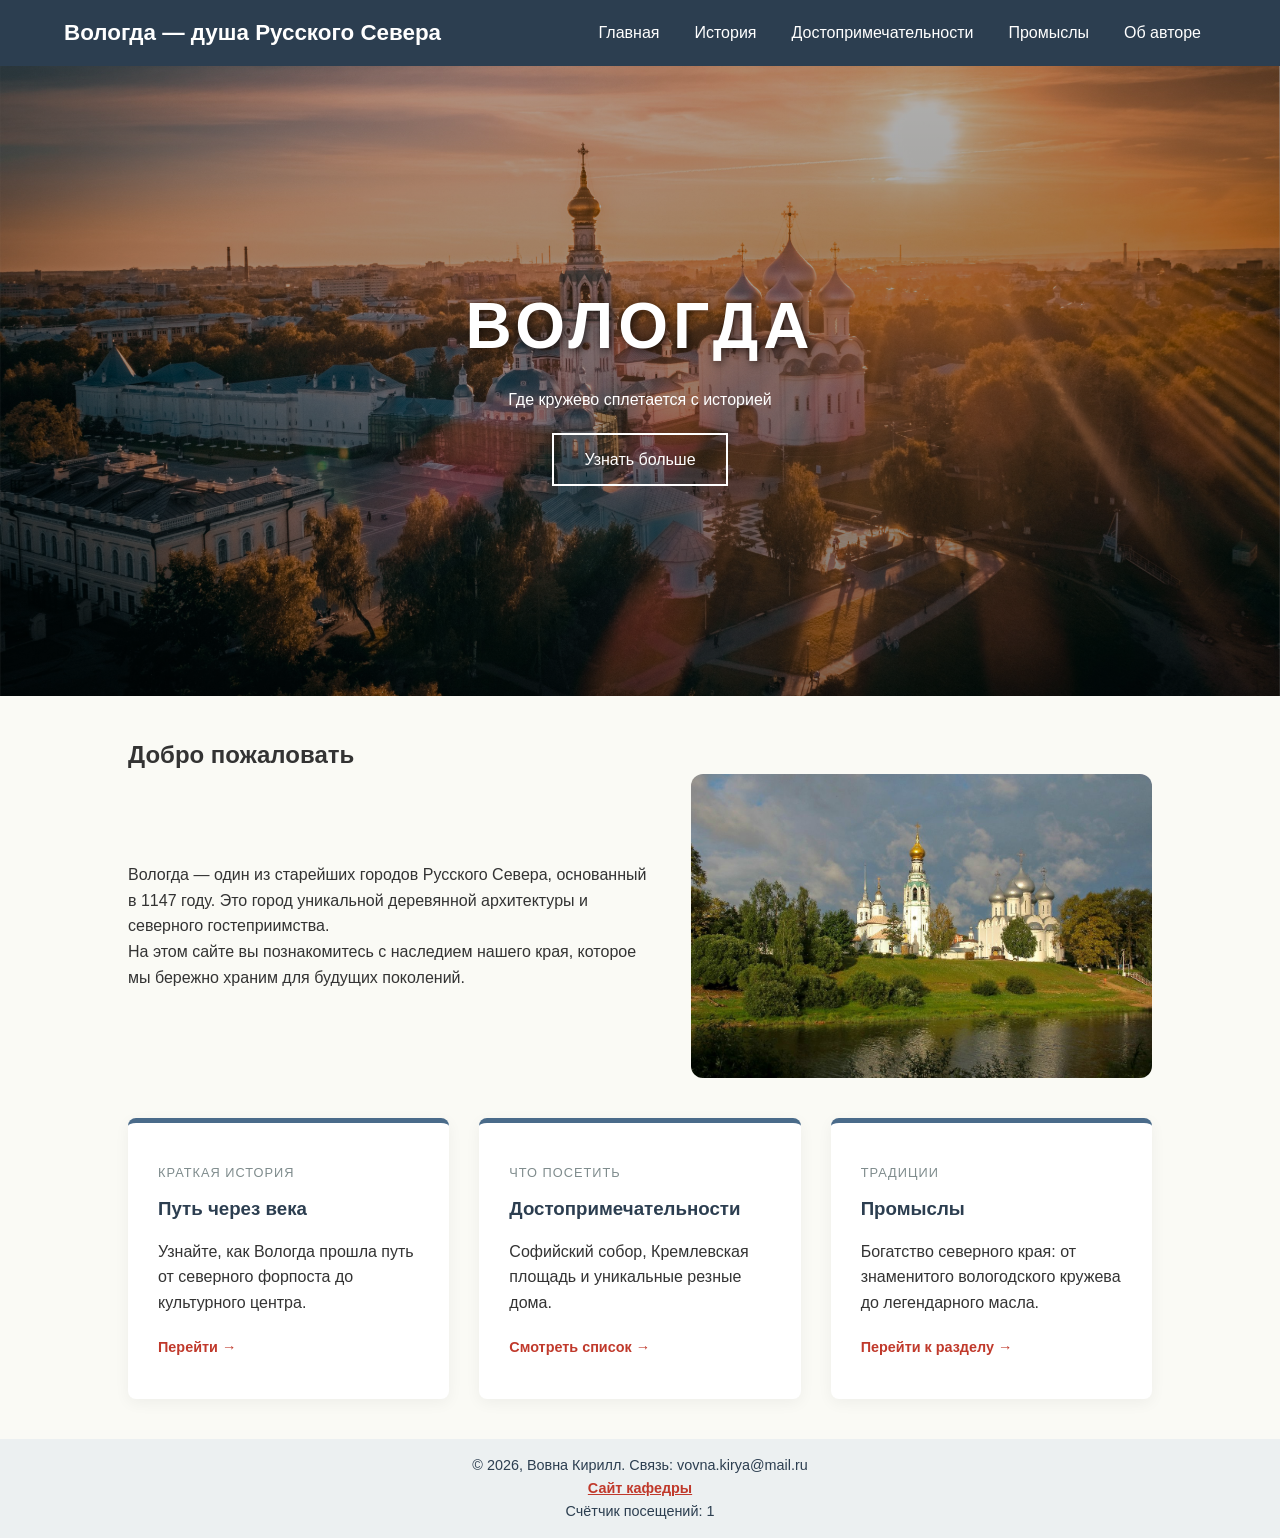
<file: index.html>
<!DOCTYPE html>
<html lang="ru">
<head>
    <meta charset="UTF-8">
    <meta name="viewport" content="width=device-width, initial-scale=1.0">
    <title>Вологда — душа Русского Севера</title>
    <link rel="stylesheet" href="style.css">
</head>
<body>
    <header>
    <div class="logo">
        <a href="index.html" class="logo-link">Вологда — душа Русского Севера</a>
    </div>
    <ul class="main-menu">
        <li><a href="index.html">Главная</a></li>
        <li><a href="history.html">История</a></li>
        <li><a href="sights.html">Достопримечательности</a></li>
        <li><a href="gallery.html">Промыслы</a></li>
        <li><a href="about.html">Об авторе</a></li>
    </ul>
    </header>

    <main>
    <section class="hero-advanced">
        <div class="hero-overlay">
            <h1>Вологда</h1>
            <p class="subtitle">Где кружево сплетается с историей</p>
            <a href="#welcome" class="btn-more">Узнать больше</a>
        </div>
    </section>

    <section id="welcome" class="content-block intro-section">
        <h2>Добро пожаловать</h2>
        <div class="welcome-container">
            <div class="welcome-text">
                <p>
                    Вологда — один из старейших городов Русского Севера, основанный в 1147 году. Это город уникальной деревянной 
                    архитектуры и северного гостеприимства.
                </p>
                <p>На этом сайте вы познакомитесь с наследием нашего края, которое мы бережно храним для будущих поколений.</p>
            </div>
            <img src="images/vologda_summer.jpg" alt="Летняя Вологда" class="intro-img">
        </div>
    </section>

    <section class="features-grid">
    <a href="history.html" class="feature-card">
        <div class="feature-header">Краткая история</div>
        <h3>Путь через века</h3>
        <p>Узнайте, как Вологда прошла путь от северного форпоста до культурного центра.</p>
        <span class="read-more">Перейти →</span>
    </a>

    <a href="sights.html" class="feature-card">
        <div class="feature-header">Что посетить</div>
        <h3>Достопримечательности</h3>
        <p>Софийский собор, Кремлевская площадь и уникальные резные дома.</p>
        <span class="read-more">Смотреть список →</span>
    </a>

    <a href="gallery.html" class="feature-card">
    <div class="feature-header">Традиции</div>
    <h3>Промыслы</h3>
    <p>Богатство северного края: от знаменитого вологодского кружева до легендарного масла.</p>
    <span class="read-more">Перейти к разделу →</span>
    </a>
    </section>
    </main>

    <footer>
        <div class="footer-content">
            <p>© 2026, Вовна Кирилл. Связь: vovna.kirya@mail.ru</p>
            <p><a href="https://pm.vogu35.ru/" target="_blank" class="dept-link">Сайт кафедры</a></p>
            <p>Счётчик посещений: <span id="visit-counter">0</span></p>
        </div>
    </footer>

    <button id="scrollTopBtn" title="Наверх">↑</button>
    <script src="script.js"></script>
</body>
</html>
</file>
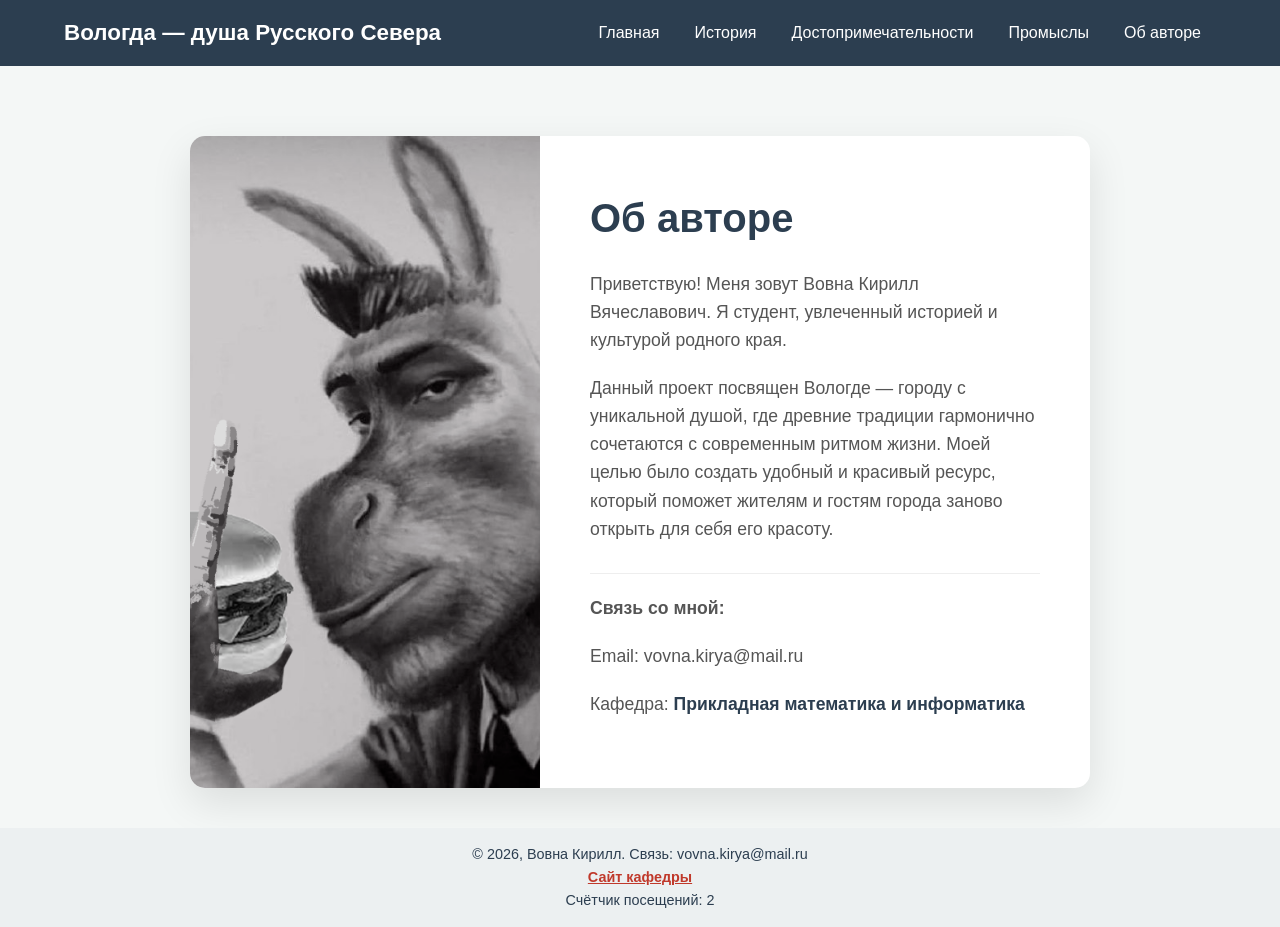
<file: about.html>
<!DOCTYPE html>
<html lang="ru">
<head>
    <meta charset="UTF-8">
    <meta name="viewport" content="width=device-width, initial-scale=1.0">
    <title>Об авторе</title>
    <link rel="stylesheet" href="style.css">
</head>
<body>
    <header>
    <div class="logo">
        <a href="index.html" class="logo-link">Вологда — душа Русского Севера</a>
    </div>
    <ul class="main-menu">
        <li><a href="index.html">Главная</a></li>
        <li><a href="history.html">История</a></li>
        <li><a href="sights.html">Достопримечательности</a></li>
        <li><a href="gallery.html">Промыслы</a></li>
        <li><a href="about.html">Об авторе</a></li>
    </ul>
    </header>

    <main class="about-page">
    <section class="about-container">
        <div class="about-card">
            <div class="about-image">
                <img src="images/author_photo.png" alt="Фото автора">
            </div>
            <div class="about-content">
                <h1>Об авторе</h1>
                <p>Приветствую! Меня зовут Вовна Кирилл Вячеславович. Я студент, увлеченный историей и культурой родного края.</p>
                <p>
                    Данный проект посвящен Вологде — городу с уникальной душой, где древние традиции гармонично сочетаются с современным
                    ритмом жизни. Моей целью было создать удобный и красивый ресурс, который поможет жителям и гостям города заново 
                    открыть для себя его красоту.
                </p>
                
                <div class="author-details">
                    <p><strong>Связь со мной:</strong></p>
                    <p>Email: vovna.kirya@mail.ru</a></p>
                    <p>Кафедра: 
                    <a href="https://vogu35.ru/" target="_blank" class="department-link">
                         Прикладная математика и информатика
                    </a>
                    </p>
                </div>
            </div>
        </div>
    </section>
    </main>

    <footer>
        <div class="footer-content">
            <p>© 2026, Вовна Кирилл. Связь: vovna.kirya@mail.ru</p>
            <p><a href="https://pm.vogu35.ru/" target="_blank" class="dept-link">Сайт кафедры</a></p>
            <p>Счётчик посещений: <span id="visit-counter">0</span></p>
        </div>
    </footer>
    <button id="scrollTopBtn" title="Наверх">↑</button>
    <script src="script.js"></script>
</body>
</html>
</file>
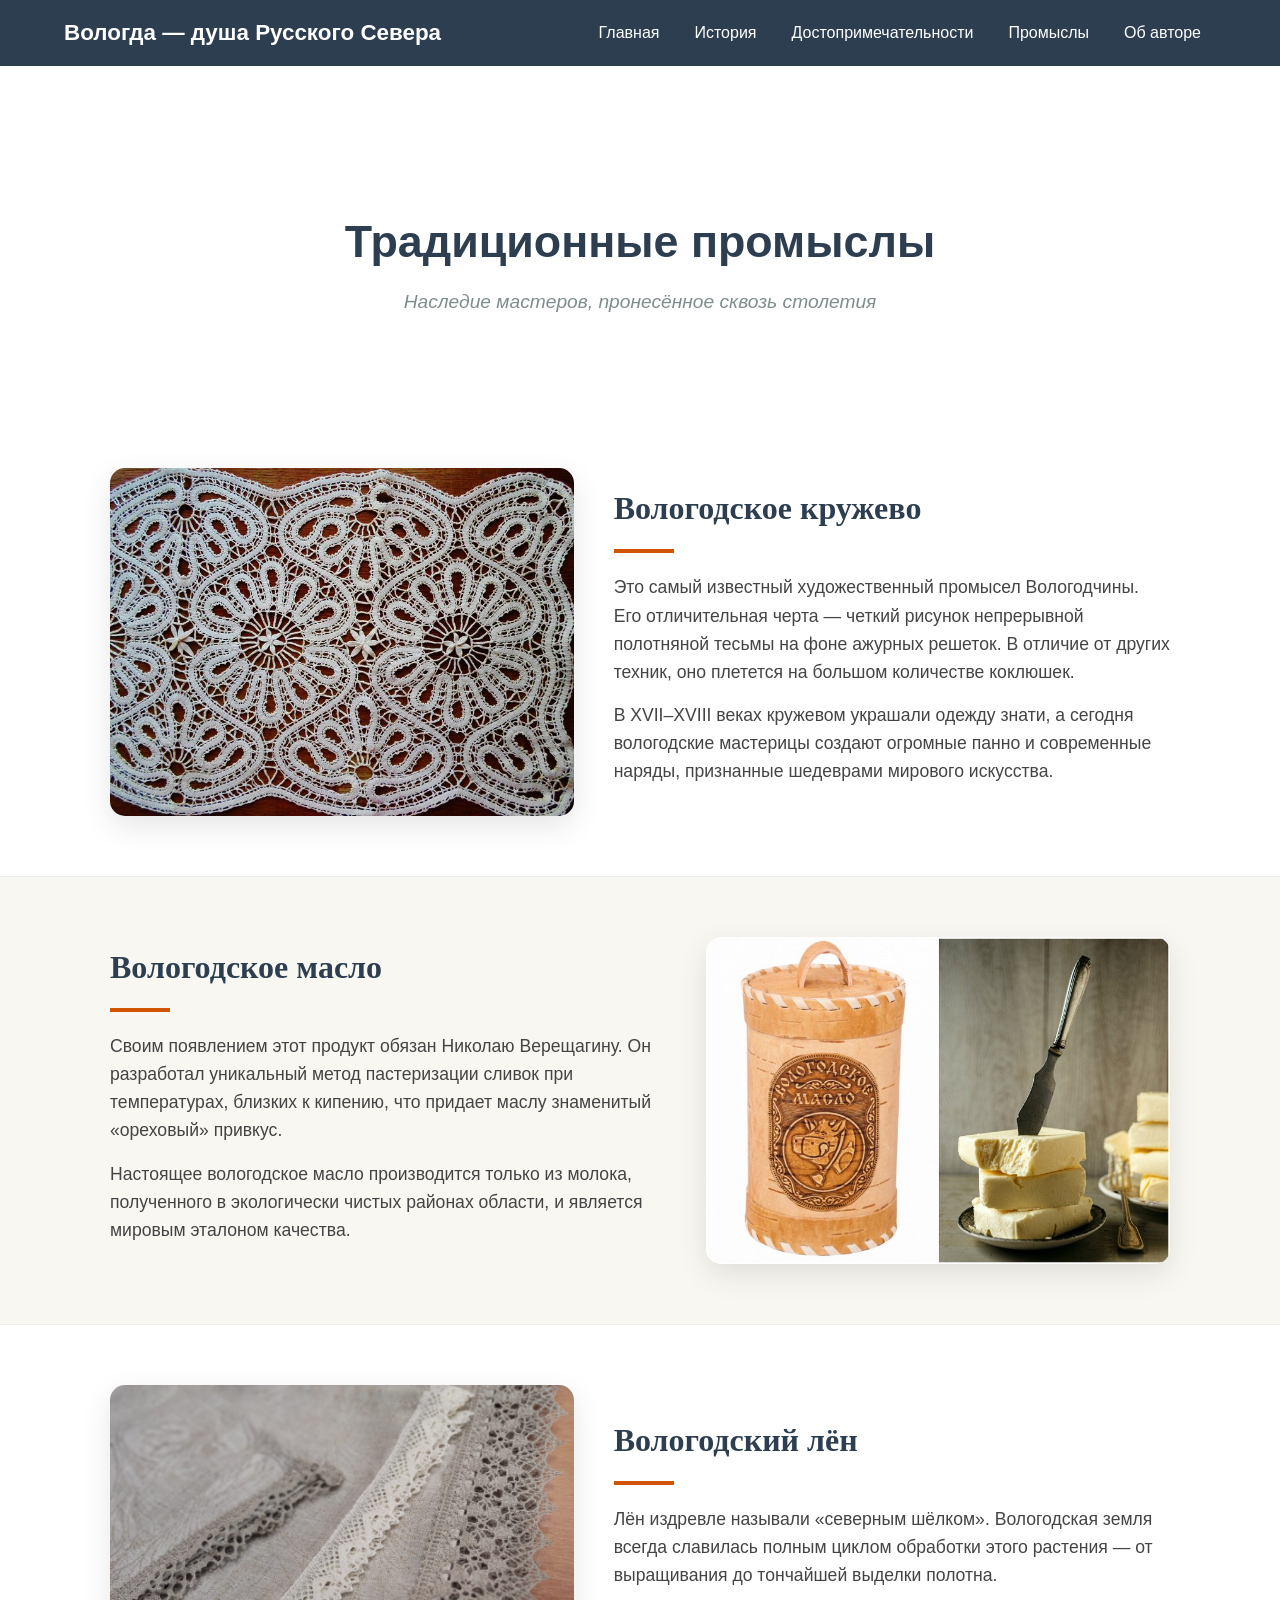
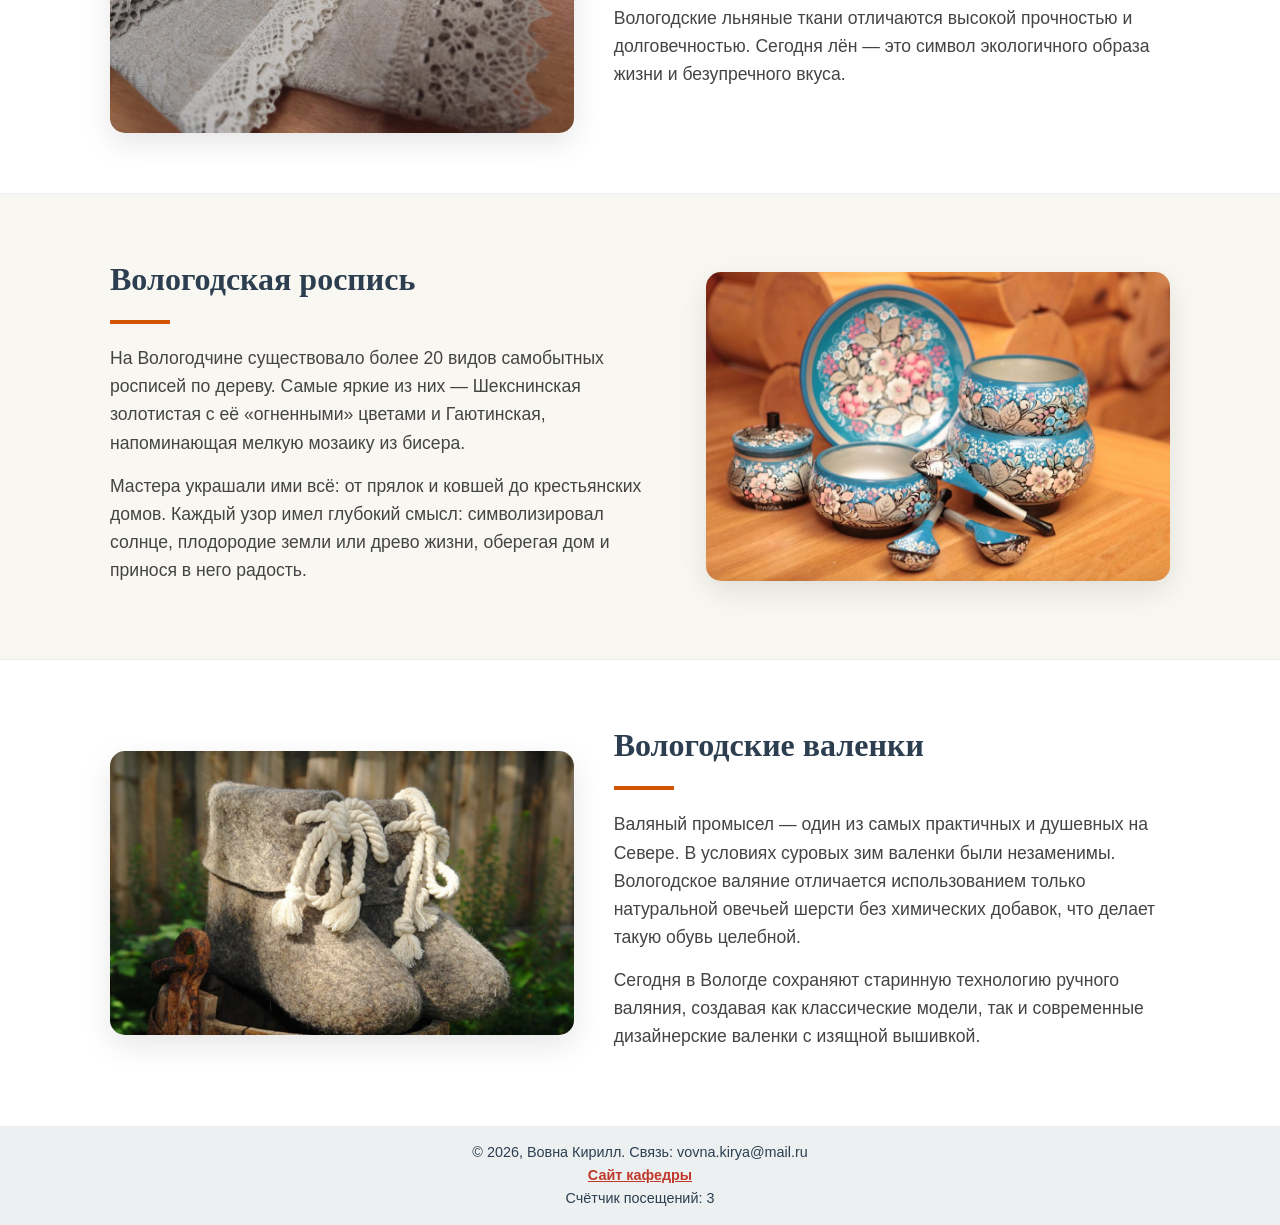
<file: gallery.html>
<!DOCTYPE html>
<html lang="ru">
<head>
    <meta charset="UTF-8">
    <meta name="viewport" content="width=device-width, initial-scale=1.0">
    <title>Галерея Вологды</title>
    <link rel="stylesheet" href="style.css">
</head>
<body>
    <header>
        <div class="logo">
        <a href="index.html" class="logo-link">Вологда — душа Русского Севера</a>
    </div>

    
        <nav>
            <ul class="main-menu">
            <li><a href="index.html">Главная</a></li>
            <li><a href="history.html">История</a></li>
            <li><a href="sights.html">Достопримечательности</a></li>
            <li><a href="gallery.html">Промыслы</a></li>
            <li><a href="about.html">Об авторе</a></li>
            </ul>
        </nav>
    </header>

    <section class="history-title">
        <h1>Традиционные промыслы</h1>
        <p>Наследие мастеров, пронесённое сквозь столетия</p>
    </section>


    

    <main>
    <div class="navigation-top">
    </div>


    <div class="craft-section bg-light">
        <div class="craft-item">
            <div class="craft-image">
                <img src="images/crafts_lace.jpg" alt="Вологодское кружево">
            </div>
            <div class="craft-info">
                <h2>Вологодское кружево</h2>
                <p>
                    Это самый известный художественный промысел Вологодчины. Его отличительная черта — четкий рисунок непрерывной 
                    полотняной тесьмы на фоне ажурных решеток. В отличие от других техник, оно плетется на большом количестве коклюшек.
                </p>
                <p>
                    В XVII–XVIII веках кружевом украшали одежду знати, а сегодня вологодские мастерицы создают огромные панно и 
                    современные наряды, признанные шедеврами мирового искусства.
                </p>
            </div>
        </div>
    </div>

    <div class="craft-section bg-accent">
        <div class="craft-item reverse">
            <div class="craft-image">
                <img src="images/crafts_butter.jpg" alt="Вологодское масло">
            </div>
            <div class="craft-info">
                <h2>Вологодское масло</h2>
                <p>
                    Своим появлением этот продукт обязан Николаю Верещагину. Он разработал уникальный метод пастеризации сливок при 
                    температурах, близких к кипению, что придает маслу знаменитый «ореховый» привкус.
                </p>
                <p>
                    Настоящее вологодское масло производится только из молока, полученного в экологически чистых районах области, 
                    и является мировым эталоном качества.
                </p>
            </div>
        </div>
    </div>

    <div class="craft-section bg-light">
        <div class="craft-item">
            <div class="craft-image">
                <img src="images/crafts_flax.jpg" alt="Вологодский лён">
            </div>
            <div class="craft-info">
                <h2>Вологодский лён</h2>
                <p>
                    Лён издревле называли «северным шёлком». Вологодская земля всегда славилась полным циклом обработки этого 
                    растения — от выращивания до тончайшей выделки полотна.
                </p>
                <p>
                    Вологодские льняные ткани отличаются высокой прочностью и долговечностью. Сегодня лён — это символ экологичного 
                    образа жизни и безупречного вкуса.
                </p>
            </div>
        </div>
    </div>

    <div class="craft-section bg-accent">
        <div class="craft-item reverse">
            <div class="craft-image">
                <img src="images/crafts_painting.jpg" alt="Вологодская роспись">
            </div>
            <div class="craft-info">
                <h2>Вологодская роспись</h2>
                <p>
                    На Вологодчине существовало более 20 видов самобытных росписей по дереву. Самые яркие из них — Шекснинская золотистая 
                    с её «огненными» цветами и Гаютинская, напоминающая мелкую мозаику из бисера.
                </p>
                <p>
                    Мастера украшали ими всё: от прялок и ковшей до крестьянских домов. Каждый узор имел глубокий смысл: 
                    символизировал солнце, плодородие земли или древо жизни, оберегая дом и принося в него радость.
                </p>
            </div>
        </div>
    </div>

    <div class="craft-section bg-light">
        <div class="craft-item">
            <div class="craft-image">
                <img src="images/crafts_boots.jpg" alt="Вологодские валенки">
            </div>
            <div class="craft-info">
                <h2>Вологодские валенки</h2>
                <p>
                    Валяный промысел — один из самых практичных и душевных на Севере. В условиях суровых зим валенки были незаменимы. 
                    Вологодское валяние отличается использованием только натуральной овечьей шерсти без химических добавок, 
                    что делает такую обувь целебной.
                </p>
                <p>
                    Сегодня в Вологде сохраняют старинную технологию ручного валяния, создавая как классические модели, так и 
                    современные дизайнерские валенки с изящной вышивкой.
                </p>
            </div>
        </div>
    </div>
    
    </main>

    <footer>
        <div class="footer-content">
            <p>© 2026, Вовна Кирилл. Связь: vovna.kirya@mail.ru</p>
            <p><a href="https://pm.vogu35.ru/" target="_blank" class="dept-link">Сайт кафедры</a></p>
            <p>Счётчик посещений: <span id="visit-counter">0</span></p>
        </div>
    </footer>
    <button id="scrollTopBtn" title="Наверх">↑</button>
    <script src="script.js"></script>
</body>
</html>
</file>
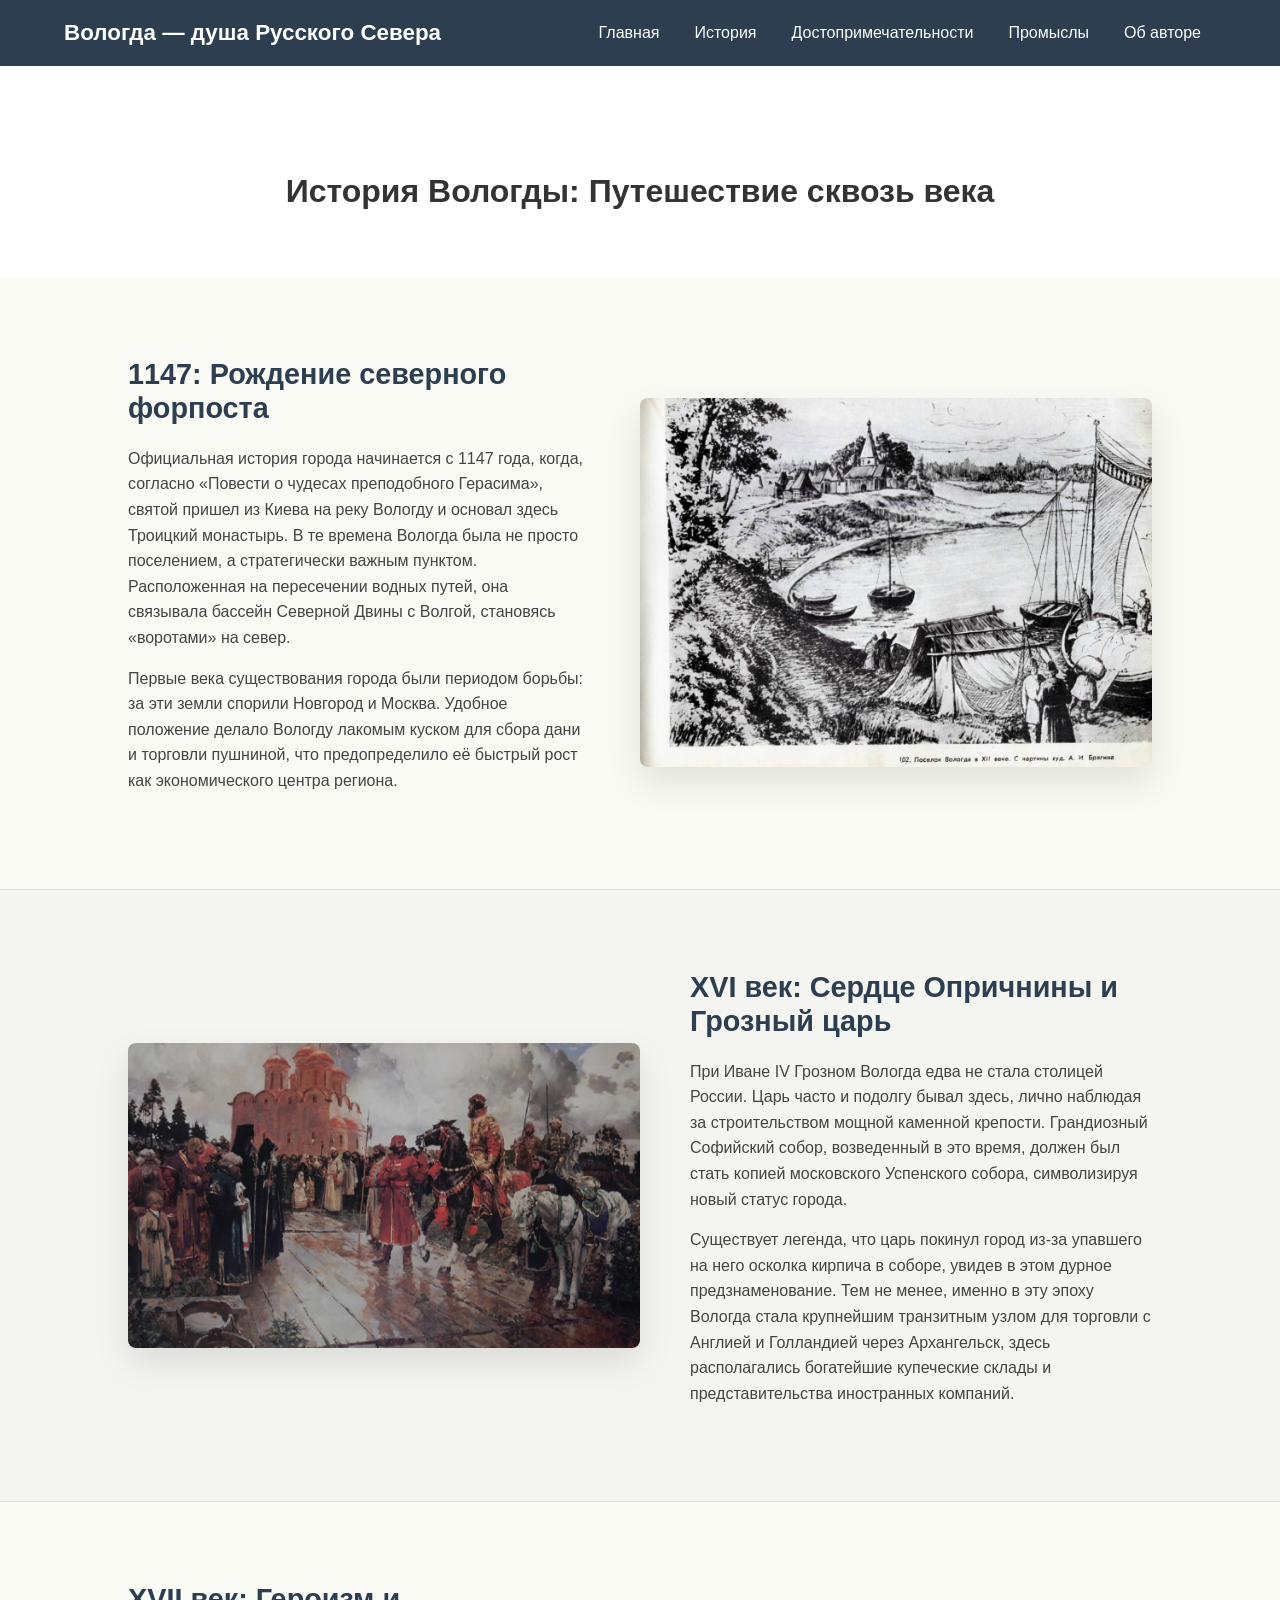
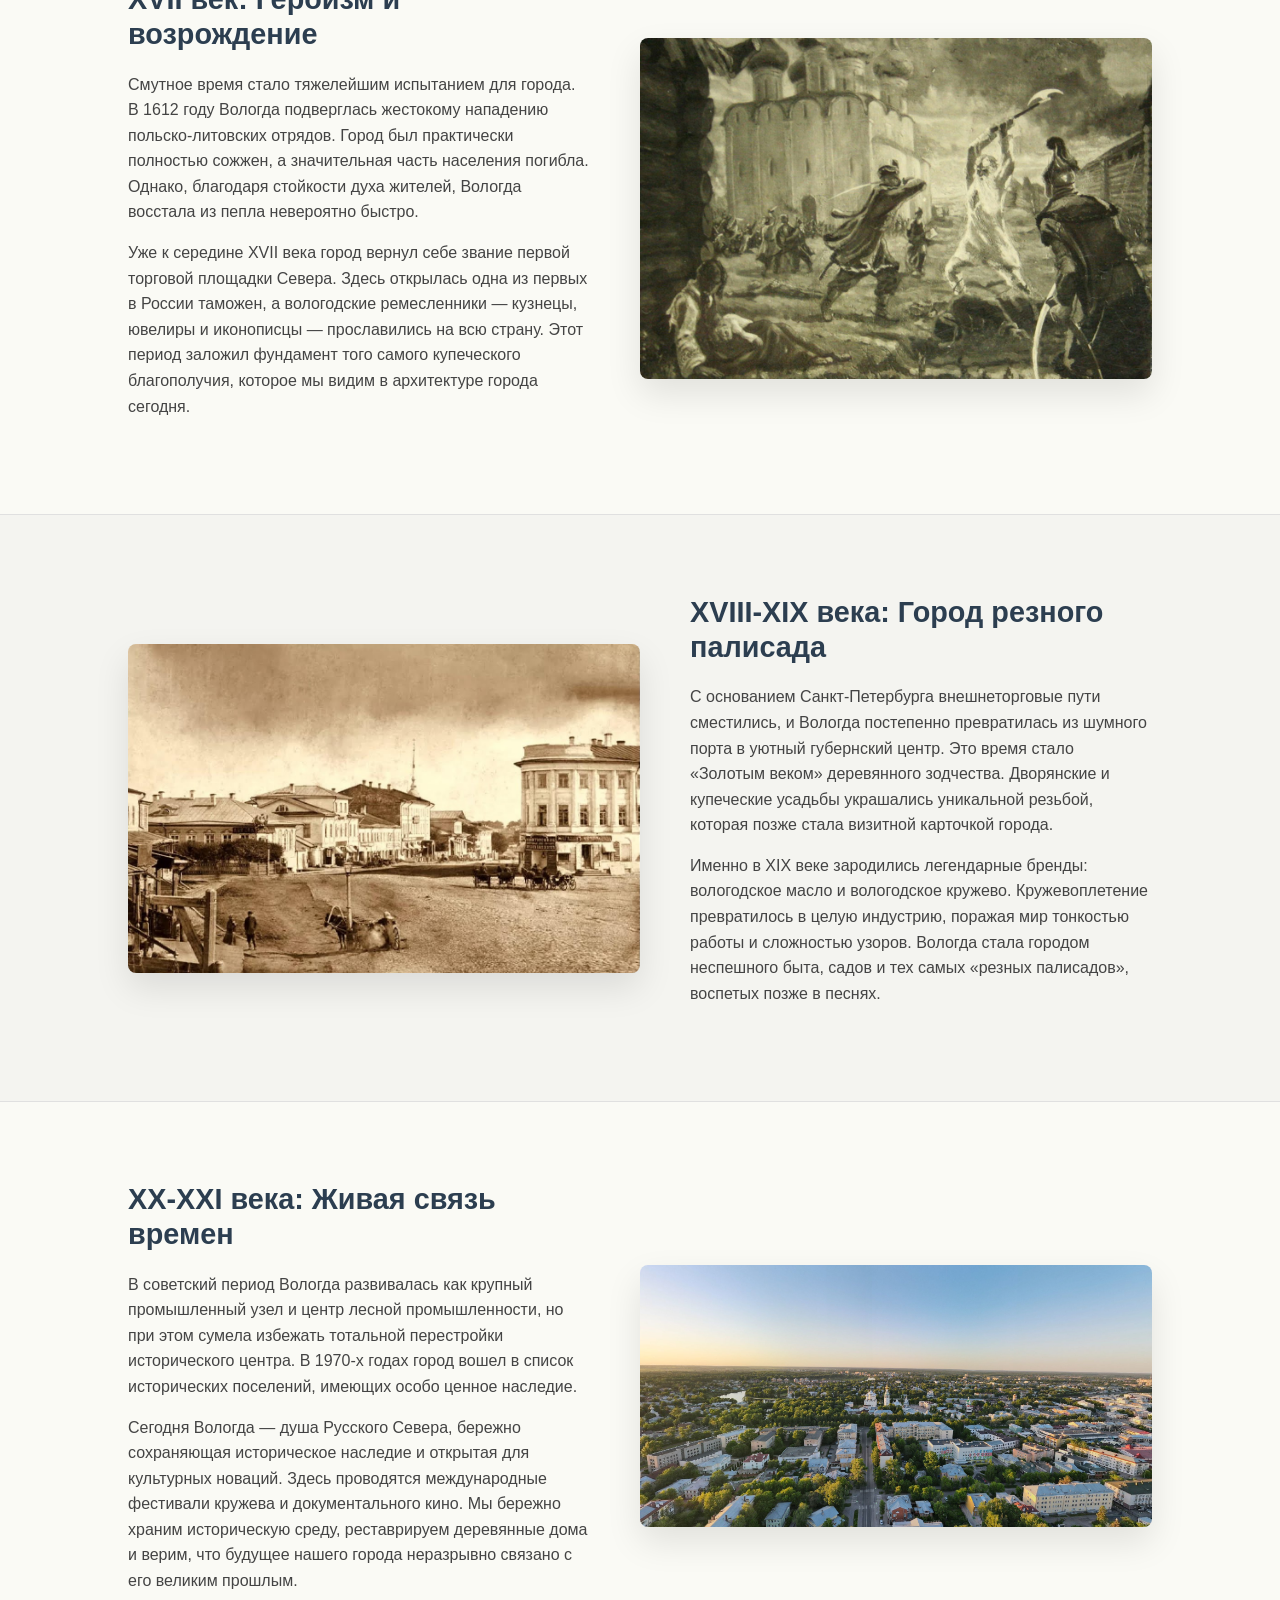
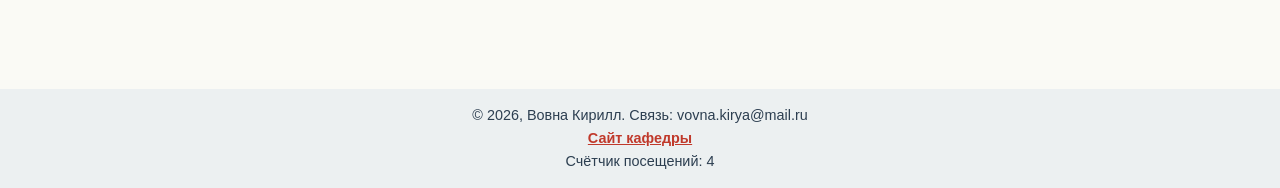
<file: history.html>
<!DOCTYPE html>
<html lang="ru">
<head>
    <meta charset="UTF-8">
    <meta name="viewport" content="width=device-width, initial-scale=1.0">
    <title>История Вологды</title>
    <link rel="stylesheet" href="style.css">
</head>
<body>

    <header>
        <div class="logo">
            <a href="index.html" class="logo-link">Вологда — душа Русского Севера</a>
        </div>
        <nav>
            <ul class="main-menu">
            <li><a href="index.html">Главная</a></li>
            <li><a href="history.html">История</a></li>
            <li><a href="sights.html">Достопримечательности</a></li>
            <li><a href="gallery.html">Промыслы</a></li>
            <li><a href="about.html">Об авторе</a></li>
            </ul>
        </nav>
    </header>

  <main>
    <div class="navigation-top">
        <a href="index.html" class="back-link">← На главную</a>
    </div>

    <h1 class="history-title">История Вологды: Путешествие сквозь века</h1>

    <section class="history-block">
        <div class="history-content">
            <h2>1147: Рождение северного форпоста</h2>
            <p>
                Официальная история города начинается с 1147 года, когда, согласно «Повести о чудесах преподобного Герасима», святой 
                пришел из Киева на реку Вологду и основал здесь Троицкий монастырь. В те времена Вологда была не просто поселением, а 
                стратегически важным пунктом. Расположенная на пересечении водных путей, она связывала бассейн Северной Двины с Волгой, 
                становясь «воротами» на север.
            </p>
            <p>
                Первые века существования города были периодом борьбы: за эти земли спорили Новгород и Москва. Удобное положение 
                делало Вологду лакомым куском для сбора дани и торговли пушниной, что предопределило её быстрый рост как экономического 
                центра региона.
            </p>
        </div>
        <img src="images/history_founding.png" alt="Основание Вологды" class="history-img">
    </section>

    <section class="history-block">
        <div class="history-content">
            <h2>XVI век: Сердце Опричнины и Грозный царь</h2>
            <p>
                При Иване IV Грозном Вологда едва не стала столицей России. Царь часто и подолгу бывал здесь, лично наблюдая за 
                строительством мощной каменной крепости. Грандиозный Софийский собор, возведенный в это время, должен был стать 
                копией московского Успенского собора, символизируя новый статус города.
            </p>
            <p>
                Существует легенда, что царь покинул город из-за упавшего на него осколка кирпича в соборе, увидев в этом дурное 
                предзнаменование. Тем не менее, именно в эту эпоху Вологда стала крупнейшим транзитным узлом для торговли с 
                Англией и Голландией через Архангельск, здесь располагались богатейшие купеческие склады и представительства 
                иностранных компаний.
            </p>
        </div>
        <img src="images/history_grozny.jpg" alt="Эпоха Ивана Грозного" class="history-img">
    </section>

    <section class="history-block">
        <div class="history-content">
            <h2>XVII век: Героизм и возрождение</h2>
            <p>
                Смутное время стало тяжелейшим испытанием для города. В 1612 году Вологда подверглась жестокому нападению 
                польско-литовских отрядов. Город был практически полностью сожжен, а значительная часть населения погибла. 
                Однако, благодаря стойкости духа жителей, Вологда восстала из пепла невероятно быстро.
            </p>
            <p>
                Уже к середине XVII века город вернул себе звание первой торговой площадки Севера. Здесь открылась одна из первых в 
                России таможен, а вологодские ремесленники — кузнецы, ювелиры и иконописцы — прославились на всю страну. 
                Этот период заложил фундамент того самого купеческого благополучия, которое мы видим в архитектуре города сегодня.
            </p>
        </div>
        <img src="images/history_smuta.png" alt="Смутное время" class="history-img">
    </section>

    <section class="history-block">
        <div class="history-content">
            <h2>XVIII-XIX века: Город резного палисада</h2>
            <p>
                С основанием Санкт-Петербурга внешнеторговые пути сместились, и Вологда постепенно превратилась из шумного порта 
                в уютный губернский центр. Это время стало «Золотым веком» деревянного зодчества. Дворянские и купеческие усадьбы 
                украшались уникальной резьбой, которая позже стала визитной карточкой города.
            </p>
            <p>
                Именно в XIX веке зародились легендарные бренды: вологодское масло и вологодское кружево. 
                Кружевоплетение превратилось в целую индустрию, поражая мир тонкостью работы и сложностью узоров. 
                Вологда стала городом неспешного быта, садов и тех самых «резных палисадов», воспетых позже в песнях.
            </p>
        </div>
        <img src="images/history_trade.jpg" alt="Купеческая Вологда" class="history-img">
    </section>

    <section class="history-block">
        <div class="history-content">
            <h2>XX-XXI века: Живая связь времен</h2>
            <p>
                В советский период Вологда развивалась как крупный промышленный узел и центр лесной промышленности, но при этом сумела 
                избежать тотальной перестройки исторического центра. В 1970-х годах город вошел в список исторических поселений, 
                имеющих особо ценное наследие.
            </p>
            <p>
                Сегодня Вологда — душа Русского Севера, бережно сохраняющая историческое наследие и открытая для культурных новаций. 
                Здесь проводятся международные фестивали кружева и документального кино. Мы бережно храним историческую среду, 
                реставрируем деревянные дома и верим, что будущее нашего города неразрывно связано с его великим прошлым.
            </p>
        </div>
        <img src="images/history_modern.png" alt="Современная Вологда" class="history-img">
    </section>
    </main>

    <footer>
        <div class="footer-content">
            <p>© 2026, Вовна Кирилл. Связь: vovna.kirya@mail.ru</p>
            <p><a href="https://pm.vogu35.ru/" target="_blank" class="dept-link">Сайт кафедры</a></p>
            <p>Счётчик посещений: <span id="visit-counter">0</span></p>
        </div>
    </footer>


    <button id="scrollTopBtn" title="Наверх">↑</button>
    <script src="script.js"></script>
</body>
</html>
</file>
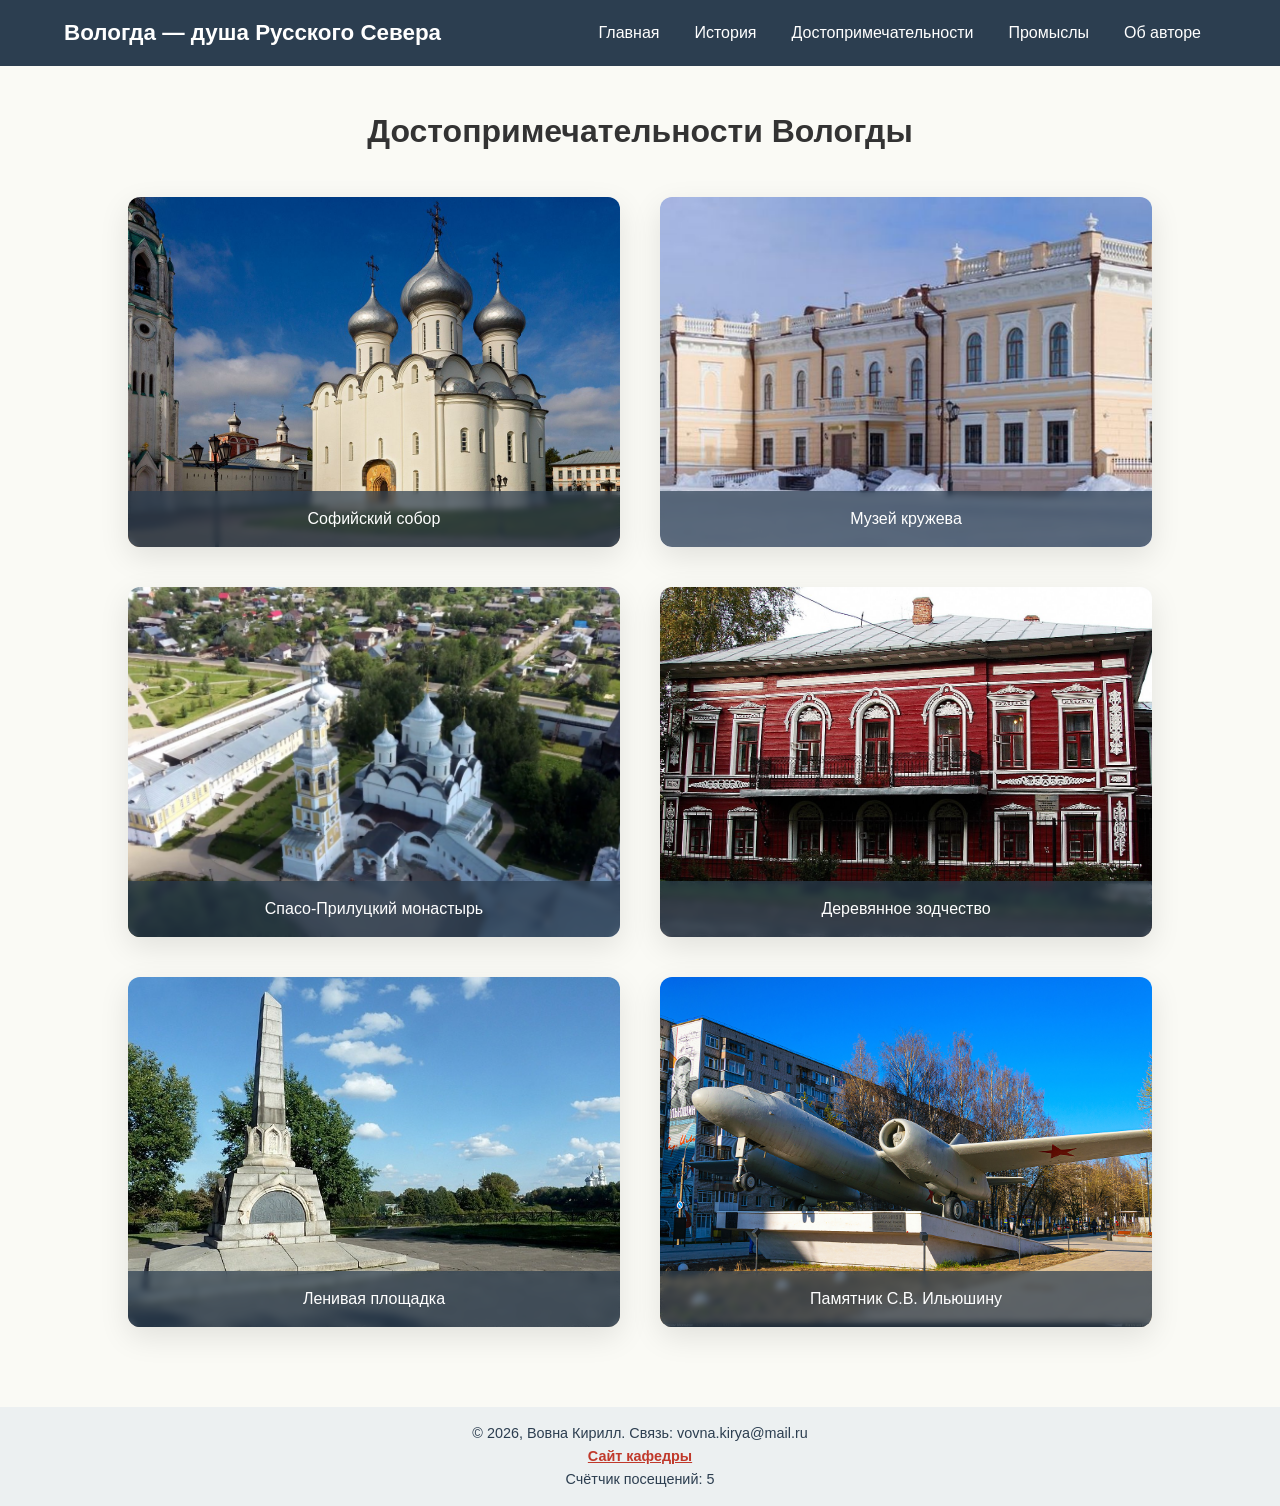
<file: sights.html>
<!DOCTYPE html>
<html lang="ru">
<head>
    <meta charset="UTF-8">
    <meta name="viewport" content="width=device-width, initial-scale=1.0">
    <title>Достопримечательности Вологды</title>
    <link rel="stylesheet" href="style.css">
</head>
<body>
    <header>
        <div class="logo">
            <a href="index.html" class="logo-link">Вологда — душа Русского Севера</a>
        </div>
        <nav>
            <ul class="main-menu">
            <li><a href="index.html">Главная</a></li>
            <li><a href="history.html">История</a></li>
            <li><a href="sights.html">Достопримечательности</a></li>
            <li><a href="gallery.html">Промыслы</a></li>
            <li><a href="about.html">Об авторе</a></li>
            </ul>
        </nav>
    </header>

    <main>

    <h1 class="sights-title">Достопримечательности Вологды</h1>

    <div class="sights-container">
        <div class="sight-wrapper">
            <div class="sight-card-interactive">
                <div class="sight-info-layer">
                    <h3>Софийский собор</h3>
                    <p>
                        Главный православный храм города, возведенный по приказу Ивана Грозного в 1568–1570 годах. По легенде, именно 
                        здесь царь получил «знамение» и покинул город.
                    </p>
                    <button class="more-btn" onclick="openModal('modal1')">Подробнее</button>
                </div>
                <div class="sight-image-layer">
                    <img src="images/sofia_cathedral.jpg" alt="Софийский собор">
                    <div class="image-caption">Софийский собор</div>
                </div>
            </div>
        </div>

    <div class="sight-wrapper">
    <div class="sight-card-interactive">
        <div class="sight-info-layer">
            <h3>Музей кружева</h3>
            <p>Расположен в здании бывшего Госбанка. Здесь собрана крупнейшая в России коллекция кружева — символа Вологодчины.</p>
            <button class="more-btn" onclick="openModal('modal_lace')">Подробнее</button>
        </div>
        <div class="sight-image-layer">
            <img src="images/lace_museum.png" alt="Музей кружева">
            <div class="image-caption">Музей кружева</div>
        </div>
    </div>
    </div>

        <div class="sight-wrapper">
    <div class="sight-card-interactive">
        <div class="sight-info-layer">
            <h3>Спасо-Прилуцкий монастырь</h3>
            <p>Один из самых величественных ансамблей Русского Севера, основанный в 1371 году учеником Сергия Радонежского.</p>
            <button class="more-btn" onclick="openModal('modal_priluki')">Подробнее</button>
        </div>
        <div class="sight-image-layer">
            <img src="images/priluki.jpg" alt="Спасо-Прилуцкий монастырь">
            <div class="image-caption">Спасо-Прилуцкий монастырь</div>
        </div>
    </div>
        </div>

    <div class="sight-wrapper">
    <div class="sight-card-interactive">
        <div class="sight-info-layer">
            <h3>Деревянное зодчество</h3>
            <p>Уникальные «резные палисады» и купеческие особняки, сохранившие облик города XIX века.</p>
            <button class="more-btn" onclick="openModal('modal_wood')">Подробнее</button>
        </div>
        <div class="sight-image-layer">
            <img src="images/wooden_vologda.jpg" alt="Деревянная Вологда">
            <div class="image-caption">Деревянное зодчество</div>
        </div>
    </div>
    </div>

    <div class="sight-wrapper">
    <div class="sight-card-interactive">
        <div class="sight-info-layer">
            <h3>Ленивая площадка</h3>
            <p>Место основания города, где сегодня возвышается монументальный памятник в честь 800-летия Вологды.</p>
            <button class="more-btn" onclick="openModal('modal_lazy')">Подробнее</button>
        </div>
        <div class="sight-image-layer">
            <img src="images/lazy_place.jpg" alt="Ленивая площадка">
            <div class="image-caption">Ленивая площадка</div>
        </div>
    </div>
    </div>

    <div class="sight-wrapper">
    <div class="sight-card-interactive">
        <div class="sight-info-layer">
            <h3>Памятник С.В. Ильюшину</h3>
            <p>Монумент великому авиаконструктору и нашему земляку, создателю знаменитых самолетов «Ил».</p>
            <button class="more-btn" onclick="openModal('modal_ilyushin')">Подробнее</button>
        </div>
        <div class="sight-image-layer">
            <img src="images/ilyushin_monument.jpg" alt="Памятник Ильюшину">
            <div class="image-caption">Памятник С.В. Ильюшину</div>
        </div>
    </div>
    </div>

    </div>

    <div id="modal1" class="modal-overlay">
    <div class="modal-content">
        <span class="close-modal" onclick="closeModal('modal1')">×</span>
        <h2>Софийский собор: История и Величие</h2>
        <div class="modal-body">
            <img src="images/sofia_cathedral.jpg" alt="Софийский собор">
            <p>
                Софийский собор — старейшее каменное здание Вологды, построенное в 1568–1570 годах по приказу Ивана Грозного. 
                Пятиглавый храм задумывался как копия московского Успенского собора. Внутри собора сохранились уникальные фрески XVII 
                века, общая площадь которых составляет около 5000 квадратных метров, выполненные артелью ярославских мастеров во главе с 
                Дмитрием Плехановым.
            </p>
            <div class="modal-address">Адрес: ул. Орлова, 15 (Кремлёвская площадь)</div>
        </div>
    </div>
    </div>

    <div id="modal_priluki" class="modal-overlay">
    <div class="modal-content">
        <span class="close-modal" onclick="closeModal('modal_priluki')">×</span>
        <h2>Спасо-Прилуцкий монастырь</h2>
        <div class="modal-body">
            <img src="images/priluki.jpg" alt="Монастырь">
            <p>
                Действующий мужской монастырь, основанный учеником Сергия Радонежского — Димитрием Прилуцким. Это мощная крепость,
                 защищавшая подступы к городу. На территории находится древнейшая в России деревянная шатровая церковь (XVI в.), 
                 перевезенная сюда для сохранности.
            </p>
            <div class="modal-address">Адрес: ул. Монастырская, 2 (Прилуки)</div>
        </div>
    </div>
    </div>

    <div id="modal_lace" class="modal-overlay">
    <div class="modal-content">
        <span class="close-modal" onclick="closeModal('modal_lace')">×</span>
        <h2>Музей кружева</h2>
        <div class="modal-body">
            <img src="images/lace_museum.png" alt="Музей кружева">
            <p>
                Вологодский музей кружева — это уникальная сокровищница, посвященная самому известному народному промыслу региона. 
                Экспозиция расположена в бывшем здании Госбанка. Здесь представлены работы мастериц, начиная с XVII века: 
                от церковных облачений до современных панно. Вы узнаете о технике плетения на коклюшках и увидите шедевры, 
                завоевавшие Гран-при на международных выставках в Париже и Брюсселе.
            </p>
            <div class="modal-address">Адрес: Кремлёвская площадь, 12</div>
        </div>
    </div>
    </div>

    <div id="modal_wood" class="modal-overlay">
    <div class="modal-content">
        <span class="close-modal" onclick="closeModal('modal_wood')">×</span>
        <h2>Деревянное зодчество Вологды</h2>
        <div class="modal-body">
            <img src="images/wooden_vologda.jpg" alt="Деревянный дом">
            <p>
                Вологда — единственный город в России, где сохранились памятники всех основных типов деревянных домов XIX века: 
                дворянские усадьбы, купеческие особняки и доходные дома. Особую славу городу принес «резной палисад» и уникальная 
                пропильная резьба, украшающая балконы и наличники.
            </p>
            <div class="modal-address">Адрес: Исторический центр (ул. Благовещенская, Герцена)</div>
        </div>
    </div>
    </div>

    <div id="modal_lazy" class="modal-overlay">
    <div class="modal-content">
        <span class="close-modal" onclick="closeModal('modal_lazy')">×</span>
        <h2>Ленивая площадка</h2>
        <div class="modal-body">
            <img src="images/lazy_place.jpg" alt="Памятник 800-летию">
            <p>
                Высокий берег реки Вологды, где, согласно преданию, святой Герасим в 1147 году основал город. 
                Название «Ленивая площадка» закрепилось за этим местом с XVII века: здесь находился «ленивый торг» — рынок, 
                на котором товары не выкладывали на прилавки, а продавали прямо с телег. 
                В 1959 году здесь установили памятник в честь 800-летия Вологды. С площадки открывается один из лучших панорамных 
                видов на заречную часть города и храмы.
            </p>
            <div class="modal-address">Адрес: ул. Бурмагиных (набережная)</div>
        </div>
    </div>
    </div>

    <div id="modal_ilyushin" class="modal-overlay">
    <div class="modal-content">
        <span class="close-modal" onclick="closeModal('modal_ilyushin')">×</span>
        <h2>Памятник самолету Ил-28 (в честь С.В. Ильюшина)</h2>
        <div class="modal-body">
            <img src="images/ilyushin_monument.jpg" alt="Памятник самолету Ил-28">
            <p>
                На пересечении улиц Мира и Октябрьской установлен фронтовой бомбардировщик Ил-28 — символ достижений советской 
                авиации и дань памяти нашему земляку, выдающемуся авиаконструктору Сергею Владимировичу Ильюшину. Именно под его 
                руководством был создан этот первый советский реактивный бомбардировщик, ставший эпохальным в истории мирового 
                самолетостроения. Памятник был торжественно открыт в 1984 году к 90-летию со дня рождения конструктора. Для вологжан 
                этот «серебряный самолет» является одним из самых узнаваемых ориентиров в центре города.
            </p>
            <div class="modal-address">Адрес: сквер имени Ильюшина (пересечение ул. Мира и Октябрьской)</div>
        </div>
    </div>
    </div>

    </main>

<button id="scrollTopBtn" title="Наверх">↑</button>

    <footer>
        <div class="footer-content">
            <p>© 2026, Вовна Кирилл. Связь: vovna.kirya@mail.ru</p>
            <p><a href="https://pm.vogu35.ru/" target="_blank" class="dept-link">Сайт кафедры</a></p>
            <p>Счётчик посещений: <span id="visit-counter">0</span></p>
        </div>
    </footer>
    <button id="scrollTopBtn" title="Наверх">↑</button>
    <script src="script.js"></script>
</body>
</html>
</file>
<file: style.css>
* {
    margin: 0;
    padding: 0;
    box-sizing: border-box; 
}

body {
    font-family: 'Segoe UI', Arial, sans-serif;
    background-color: #fafaf5;  
    color: #333;
    line-height: 1.6;
    display: flex;
    flex-direction: column;
    min-height: 100vh;
}


main {
    flex: 1;
    width: 100%;
    max-width: 100vw; 
    overflow-x: hidden; 
    padding: 0;
    margin: 0;
}

/* Хедер и выпадающее меню */
header {
    background-color: #2c3e50;
    color: white;
    padding: 10px 5%;
    display: flex;
    flex-wrap: wrap;
    justify-content: space-between;
    align-items: center;
    position: sticky;
    top: 0;
    z-index: 100;
}

.logo {
    font-size: 1.4em;
    font-weight: bold;
    white-space: nowrap;
}

.main-menu {
    list-style: none;
    display: flex;
    gap: 5px;
}

.main-menu > li {
    position: relative;
}

.main-menu a {
    color: white;
    text-decoration: none;
    padding: 10px 15px;
    display: block;
    transition: background 0.3s;
    border-radius: 4px;
}

.main-menu a:hover,
.main-menu a.active {
    background-color: #1a252f;
}

footer {
    background-color: #ecf0f1;
    color: #2c3e50;
    text-align: center;
    padding: 15px 5%;
    font-size: 0.9em;
}

/* Основной текст — выравнивание влево */
.content-block {
    margin: 30px 0;
    text-align: left;
}

/* Карточки достопримечательностей */
.sights-grid {
    display: grid;
    grid-template-columns: repeat(auto-fill, minmax(230px, 1fr));
    gap: 20px;
    margin-top: 30px;
}

/* Об авторе */
.about-container {
    display: flex;
    flex-wrap: wrap;
    gap: 30px;
    margin-top: 30px;
    align-items: flex-start;
}

/* Кнопка наверх */
#scrollTopBtn {
    display: none;
    position: fixed;
    bottom: 30px;
    right: 30px;
    z-index: 99;
    background-color: #2c3e50;
    color: white;
    border: none;
    padding: 12px 18px;
    border-radius: 50%;
    font-size: 1.4em;
    cursor: pointer;
    box-shadow: 0 4px 10px rgba(0,0,0,0.2);
    transition: background 0.3s;
}

.department-link {
    color: #2c3e50;
    text-decoration: none;
    font-weight: 600;
    transition: all 0.3s ease;
}

.department-link:hover {
    color: #d35400;
    border-bottom-style: solid; 
    background-color: #fff5eb; 
    padding: 2px 5px;
    border-radius: 4px;
}

.author-link {
    color: #2c3e50;
    text-decoration: none;
    transition: color 0.3s;
}

.author-link:hover {
    color: #e67e22;
}


@media (max-width: 768px) {
    header {
        flex-direction: column;
        text-align: center;
    }
    .main-menu {
        flex-wrap: wrap;
        justify-content: center;
        margin-top: 10px;
    }
    .about-container {
        flex-direction: column;
        align-items: center;
        text-align: center;
    }
    .author-photo {
        width: 150px;
        height: 150px;
    }
}




.welcome-container {
    display: flex;
    gap: 40px;
    align-items: center;
}

.intro-img {
    width: 45%;
    max-width: 600px; 
    border-radius: 12px;
}

/* Карточки особенностей */
/* Контейнер для карточек */
.features-grid {
    display: grid;
    grid-template-columns: repeat(3, 1fr); 
    gap: 30px; 
    width: 100%;
    max-width: 1400px; 
    margin: 60px auto; 
    padding: 0 5%; 
}

/* Адаптивность: на планшетах 2 колонки, на телефонах 1 */
@media (max-width: 1024px) {
    .features-grid {
        grid-template-columns: repeat(2, 1fr);
    }
}

.feature-header {
    font-size: 0.8em;
    text-transform: uppercase;
    color: #7f8c8d;
    margin-bottom: 10px;
    letter-spacing: 1px;
}

.intro-section, 
.features-grid,
.content-block {
    padding-left: 10%;
    padding-right: 10%;
    max-width: 1400px;
    margin-left: auto;
    margin-right: auto;
    margin-top: 40px;
    margin-bottom: 40px;
}

/* history */

.navigation-top {
    padding: 20px 10%;
    max-width: 1400px;
    margin: 0 auto;
}

/* Контейнер блока */
.history-block {
    display: flex;
    align-items: center;
    gap: 50px;
    margin-bottom: 100px;
    padding-left: 10%;
    padding-right: 10%;
    max-width: 1400px;
    margin-left: auto;
    margin-right: auto;
}

/* Шахматный порядок */
.history-block:nth-child(even) {
    flex-direction: row-reverse;
}


.history-content {
    flex: 1;
    padding: 0; 
}


.history-img {
    flex: 1;
    width: 50%;
    max-height: 400px;
    object-fit: cover;
    border-radius: 8px;
    box-shadow: 0 15px 35px rgba(0,0,0,0.1);
    transition: transform 0.3s ease;
}

/* Адаптивность для мобильных устройств */
@media (max-width: 768px) {

    .submenu {
        display: none !important; 
    }

    .dropdown:hover .submenu {
        display: none !important; 
    }

    .intro-img, .welcome-container img {
        display: none !important;
    }

    .welcome-container {
        display: block;
        padding: 0 20px;
    }

    .history-block, 
    .history-block:nth-child(even) {
        flex-direction: column !important; 
        padding: 40px 20px !important;
        text-align: left !important;
    }

    .history-content {
        max-width: 100% !important;
        width: 100% !important;
        text-align: left !important;
    }

    .history-content p, 
    .history-content h2 {
        text-align: left !important; 
    }

    .history-img {
        width: 100% !important;
        max-width: 100% !important;
        margin-top: 20px;
    }

    header {
        padding: 15px;
        flex-direction: column;
    }

    .main-menu {
        margin-top: 15px;
        gap: 10px;
        justify-content: center;
    }

    .main-menu a {
        padding: 8px 10px;
        font-size: 0.9em;
    }
}


.history-block:nth-child(even) {
    background-color: #f4f4f0; 
    flex-direction: row-reverse;
    border-top: 1px solid #e0e0e0;
    border-bottom: 1px solid #e0e0e0;
}

.history-block {
    display: flex;
    align-items: center;
    gap: 50px;
    margin-bottom: 0; 
    padding: 80px 10%; 
    max-width: none; 
}

.history-content, .history-img {
    max-width: 700px;
}

.navigation-top {
    display: none;
}

.sights-title {
    text-align: center;
    margin: 40px 0;
}

.sights-container {
    display: grid;
    grid-template-columns: 1fr 1fr;
    gap: 40px;
    padding: 0 10% 80px 10%;
    max-width: 1400px;
    margin: 0 auto;
}

.sight-image-layer {
    position: absolute;
    top: 0;
    left: 0;
    width: 100%;
    height: 100%;
    z-index: 2; 
    transition: transform 0.6s cubic-bezier(0.4, 0, 0.2, 1);
}

.image-caption {
    position: absolute;
    bottom: 0;
    width: 100%;
    background: rgba(44, 62, 80, 0.8);
    color: white;
    padding: 15px;
    text-align: center;
    backdrop-filter: blur(5px);
    transition: opacity 0.3s;
}

.image-caption {
    position: absolute;
    bottom: 0;
    width: 100%;
    background: rgba(44, 62, 80, 0.7); 
    color: white;
    padding: 15px;
    text-align: center;
    backdrop-filter: blur(3px);
}

/* Кнопка "Подробнее" */
.more-btn {
    margin-top: 15px;
    padding: 8px 20px;
    background-color: #4a6b8a;
    color: white;
    border: none;
    border-radius: 4px;
    cursor: pointer;
    transition: 0.3s;
}

@media (max-width: 768px) {
    .nav-dropdown, .dropdown-menu {
        display: none !important;
    }

    .intro-section img, .about-image-container {
        display: none;
    }

    .intro-content {
        width: 100%;
        padding: 20px;
    }
}

.submenu, .dropdown:hover .submenu {
    display: none !important;
}

/* Адаптив для меню */
/* Адаптив для мобильных устройств */
@media (max-width: 768px) {
    header {
        padding: 5px 10px; 
        flex-direction: column; 
        gap: 2px;
    }

    .logo {
        margin-bottom: 0; 
        font-size: 1.1em; 
    }

    .main-menu {
        display: flex;
        flex-wrap: wrap;
        justify-content: center;
        gap: 5px;
        padding-bottom: 5px;
    }

    .main-menu li:first-child {
        display: none;
    }

    .main-menu a {
        font-size: 0.85em;
        padding: 4px 8px; 
    }
}

.logo-link {
    text-decoration: none; 
    color: inherit;       
    transition: opacity 0.3s;
}

.logo-link:hover {
    opacity: 0.8;         
}

@media (max-width: 768px) {
    .logo {
        padding: 5px 0;
    }
}

/* Шахматный порядок */
.craft-reverse .craft-container {
    flex-direction: row-reverse;
}

/* Общие стили секции Промыслы */
.crafts-intro {
    text-align: center;
    padding: 80px 20px;
    background: #2c3e50;
    color: white;
}

.craft-info h2::after {
    content: '';
    display: block;
    width: 50px;
    height: 3px;
    background: #e67e22;
    margin-top: 10px;
}

.craft-info h2 {
    font-size: 2.2em;
    color: #2c3e50;
    margin-bottom: 20px;
    font-family: 'Georgia', serif; 
}

.craft-info h2::after {
    content: '';
    display: block;
    width: 60px;
    height: 4px;
    background: #d35400; 
    margin-top: 15px;
}

.about-image img {
    width: 100%;
    height: 100%;
    object-fit: cover; 
}

/* index  */

.hero-advanced {
    height: 70vh; 
    background-image: url('images/hero_bg.jpg'); 
    background-attachment: scroll; 
    background-position: center;
    background-repeat: no-repeat;
    background-size: cover;
    display: flex;
    align-items: center;
    justify-content: center;
    color: white;
    text-align: center;
    margin: 0; 
    width: 100%;
}

.hero-overlay {
    background: linear-gradient(rgba(0, 0, 0, 0.3), rgba(0, 0, 0, 0.5));
    padding: 40px;
    width: 100%;
    height: 100%;
    display: flex;
    flex-direction: column;
    justify-content: center;
    align-items: center; 
}

.hero-advanced h1 {
    font-size: 4em;
    text-transform: uppercase;
    letter-spacing: 5px;
    margin-bottom: 10px;
    text-shadow: 2px 2px 10px rgba(0, 0, 0, 0.7); 
}

/* Адаптивность для мобильных телефонов */
@media (max-width: 768px) {
    .hero-advanced {
        height: 50vh;
    }
    .hero-advanced h1 {
        font-size: 2.5em; 
        letter-spacing: 2px;
    }
}

/* Карточки */
.feature-card {
    background: #ffffff;
    padding: 40px 30px;
    display: flex;
    flex-direction: column;
    justify-content: space-between; 
    border-radius: 8px;
    border-top: 5px solid #4a6b8a; 
    text-decoration: none;
    color: inherit;
    transition: all 0.3s ease;
    box-shadow: 0 4px 15px rgba(0,0,0,0.05);
    height: 100%; 
}

.feature-card:hover {
    transform: translateY(-8px);
    box-shadow: 0 12px 25px rgba(0,0,0,0.1);
    border-top-color: #c0392b; 
}

.feature-card h3 {
    margin-bottom: 15px;
    color: #2c3e50;
}

.crafts-hero {
    text-align: center;
    padding: 60px 20px;
    background-color: #f4f1ea;
}

/* history */

 /* Основной заголовок */
.history-title {
    text-align: center;
    padding: 100px 20px 60px 20px; 
    background-color: #ffffff; 
    width: 100%;
    box-sizing: border-box;
}

.history-title h1 {
    font-size: 2.8em;
    color: #2c3e50; 
    text-shadow: none; 
    -webkit-text-stroke: 0; 
    margin: 0 0 10px 0;
    padding-top: 40px; 
    font-weight: bold;
}

.history-title p {
    font-size: 1.2em;
    color: #7f8c8d;
    text-shadow: none; 
    font-style: italic;
    margin-bottom: 30px;
}

/* Для мобильных устройств */
@media (max-width: 768px) {
    .history-title {
        padding: 80px 15px 40px 15px;
    }
    .history-title h1 {
        font-size: 2em;
    }
}

/* sights */

.sight-card {
    background: white;
    padding: 15px;
    border-radius: 8px;
    box-shadow: 0 2px 5px rgba(0,0,0,0.1);
    transition: transform 0.3s;
}

.sight-card:hover {
    transform: translateY(-3px);
}

.sight-card img {
    width: 100%;
    height: 160px;
    object-fit: cover;
    border-radius: 6px;
    margin-bottom: 10px;
}

/* Обертка карточки */
.sight-wrapper {
    height: 350px;
    position: relative;
    border-radius: 12px;
    overflow: hidden; 
    background-color: #f0f4f8; 
    box-shadow: 0 10px 30px rgba(0,0,0,0.1);
    cursor: pointer;
}

.sight-info-layer {
    position: absolute;
    top: 0;
    right: 0;
    width: 50%; 
    height: 100%;
    padding: 30px;
    display: flex;
    flex-direction: column;
    justify-content: center;
    align-items: flex-start;
    z-index: 1; 
}

.sight-wrapper:hover .sight-image-layer {
    transform: translateX(-50%); /* Сдвигаем картинку влево на половину */
}

.sight-wrapper:hover .image-caption {
    opacity: 0;
}
/* Для мобильных устройств */
@media (max-width: 768px) {
    .sights-container {
        grid-template-columns: 1fr; 
        padding: 0 20px 40px 20px;
        gap: 20px;
    }

    .sight-wrapper {
        height: auto; 
        display: flex;
        flex-direction: column;
    }
}

@media (max-width: 768px) {
    .sight-image-layer, 
    .sight-info-layer {
        position: relative;
        width: 100% !important;
        height: auto;
        transform: none !important; 
    }

    .sight-image-layer {
        height: 200px; 
    }

    .sight-info-layer {
        padding: 20px;
        background: white;
    }

    .image-caption {
        opacity: 1 !important;
        background: rgba(0,0,0,0.5);
    }

    .sight-wrapper:hover .sight-image-layer {
        transform: none !important;
    }
}

/* === CRAFTS PAGE === */

.craft-image {
    flex: 1;
    overflow: hidden;
    border-radius: 15px;
    box-shadow: 0 10px 30px rgba(0,0,0,0.1);
}

.craft-image img {
    width: 100%;
    display: block;
    transition: transform 0.5s ease;
}

.craft-image:hover img {
    transform: scale(1.05);
}

/* Для мобильных устройств */
@media (max-width: 768px) {
    .craft-block {
        padding: 40px 20px;
    }

    .craft-container, 
    .craft-reverse .craft-container {
        flex-direction: column !important; 
        gap: 25px;
    }

    .craft-image {
        width: 100%;
        height: 250px;
    }

    .craft-image img {
        height: 100%;
        object-fit: cover;
    }

    .craft-text {
        text-align: left;
    }

    .craft-text h2 {
        font-size: 1.8em;
    }
}

.craft-section {
    padding: 60px 0;
    width: 100%;
}

.bg-light { background-color: #ffffff; }

.bg-accent { background-color: #f9f7f2; border-top: 1px solid #eee; border-bottom: 1px solid #eee; }

.craft-item {
    max-width: 1100px;
    margin: 0 auto;
    display: flex;
    align-items: center;
    gap: 40px;
    padding: 0 20px;
}

.craft-item.reverse {
    flex-direction: row-reverse;
}

.craft-image {
    flex: 1;
}

.craft-image img {
    width: 100%;
    border-radius: 8px;
    box-shadow: 0 15px 35px rgba(0,0,0,0.1);
    display: block;
}

/* Для мобильных устройств */
@media (max-width: 768px) {
    .craft-item, .craft-item.reverse {
        flex-direction: column !important; 
        text-align: left;
    }

    .craft-image {
        width: 100%;
    }

    .craft-info h2 {
        font-size: 1.6em;
        margin-top: 20px;
    }
}

@media (max-width: 768px) {
    .craft-item.reverse {
        flex-direction: column !important; 
    }
    
    .craft-info {
        padding-top: 30px;
    }
    
    .craft-info h2 {
        font-size: 1.8em;
    }
}

/* about */

.about-page {
    display: flex;
    justify-content: center;
    align-items: center;
    min-height: calc(100vh - 150px); 
    padding: 40px 20px;
    background-color: #f4f7f6;
}

.about-card {
    display: flex;
    max-width: 900px;
    background: #fff;
    border-radius: 15px;
    overflow: hidden;
    box-shadow: 0 15px 40px rgba(0,0,0,0.1);
}

.about-content {
    flex: 1.5;
    padding: 50px;
}

.about-content h1 {
    font-size: 2.5em;
    color: #2c3e50;
    margin-bottom: 20px;
}

.about-content p {
    font-size: 1.1em;
    line-height: 1.6;
    color: #555;
    margin-bottom: 20px;
}

.author-details {
    margin-top: 30px;
    padding-top: 20px;
    border-top: 1px solid #eee;
}

/* Для мобильных устройств */
@media (max-width: 768px) {
    .about-card {
        flex-direction: column; 
        max-width: 100%;
    }

    .about-image {
        min-width: 100%;
        height: 300px;
    }

    .about-content {
        padding: 30px 20px;
    }

    .about-content h1 {
        font-size: 2em;
    }
}

/* gallery */

.gallery-grid {
    display: grid;
    grid-template-columns: repeat(auto-fill, minmax(250px, 1fr));
    gap: 20px;
    margin-top: 30px;
}

.gallery-item {
    position: relative;
    overflow: hidden;
    border-radius: 8px;
    box-shadow: 0 2px 8px rgba(0,0,0,0.1);
    transition: transform 0.3s ease, box-shadow 0.3s ease;
}

.gallery-item img {
    width: 100%;
    height: 200px;
    object-fit: cover;
    display: block;
}

.gallery-item span {
    position: absolute;
    bottom: 0;
    left: 0;
    right: 0;
    background: rgba(0,0,0,0.6);
    color: white;
    padding: 8px;
    text-align: center;
    transform: translateY(100%);
    transition: transform 0.3s ease;
}

.gallery-item:hover {
    transform: translateY(-5px);
    box-shadow: 0 8px 16px rgba(0,0,0,0.2);
}

.gallery-item:hover span {
    transform: translateY(0);
}

/* modal */

/* Модальные окна */
.modal-overlay {
    display: none;
    position: fixed;
    top: 0;
    left: 0;
    width: 100%;
    height: 100%;
    background: rgba(0,0,0,0.8);
    z-index: 2000;
    justify-content: center;
    align-items: center;
}

.modal-content {
    background: white;
    width: 80%;
    max-width: 800px;
    padding: 40px;
    border-radius: 12px;
    position: relative;
    max-height: 90vh;
    overflow-y: auto;
}

.close-modal {
    position: absolute;
    top: 20px;
    right: 20px;
    font-size: 30px;
    cursor: pointer;
}

/* Контейнер модального окна */
.modal-content {
    background: white;
    width: 90%;
    max-width: 800px;
    padding: 40px;
    border-radius: 12px;
    position: relative;
    max-height: 85vh; 
    overflow-y: auto; 
    display: flex;
    flex-direction: column;
    gap: 20px;
}

.modal-body img {
    width: 100%;
    max-height: 400px; 
    object-fit: cover; 
    border-radius: 8px;
    margin-bottom: 20px;
    display: block;
}

/* Ограничение текста */
.modal-body p {
    font-size: 1.1em;
    line-height: 1.7;
    color: #444;
    text-align: justify; 
}

/* Стили для заголовка внутри окна */
.modal-content h2 {
    color: #2c3e50;
    margin-right: 30px; 
    border-bottom: 2px solid #4a6b8a;
    padding-bottom: 10px;
}

.modal-address {
    margin-top: 15px;
    padding: 10px;
    background: #f0f4f8;
    border-left: 4px solid #4a6b8a;
    font-style: italic;
    color: #2c3e50;
    display: flex;
    align-items: center;
    gap: 10px;
}

.modal-address::before {
    content: "📍"; 
}

.modal-body img {
    width: 100%;
    max-height: 350px; 
    object-fit: cover;
    border-radius: 8px;
    box-shadow: 0 4px 10px rgba(0,0,0,0.1);
}

@media (max-width: 600px) {
    .modal-content {
        width: 95%;
        padding: 20px;
        margin: 10px;
    }

    .modal-body img {
        max-height: 250px; 
    }

    .modal-content h2 {
        font-size: 1.4em;
    }
}

.submenu li a {
    padding: 10px 15px;
}

.dropdown:hover .submenu {
    display: block;
}

.dept-link {
    font-weight: bold;
    color: #c0392b;
    text-decoration: underline;
}

.content-img {
    max-width: 100%;
    height: auto;
    margin: 20px 0;
    border-radius: 8px;
    box-shadow: 0 2px 6px rgba(0,0,0,0.1);
}

.author-photo {
    width: 200px;
    height: 200px;
    object-fit: cover;
    border-radius: 50%;
    border: 4px solid #2c3e50;
}

.author-text {
    flex: 1;
    min-width: 250px;
}

.contacts {
    list-style: none;
    margin-top: 10px;
}

.contacts li {
    margin-bottom: 5px;
}

#scrollTopBtn:hover {
    background-color: #1a252f;
}

.btn-more {
    margin-top: 20px;
    padding: 12px 30px;
    border: 2px solid white;
    color: white;
    text-decoration: none;
    transition: 0.3s;
    align-self: center;
}

.btn-more:hover {
    background: white;
    color: #2c3e50;
}

@media (max-width: 768px) {
    .features-grid {
        grid-template-columns: 1fr;
        padding: 0 20px;
    }
}

.read-more {
    display: inline-block;
    margin-top: 20px;
    font-weight: bold;
    color: #c0392b;
    font-size: 0.9em;
}

.back-link {
    text-decoration: none;
    color: #c0392b;
    font-weight: bold;
    font-size: 1.1em;
    transition: 0.3s;
}

.back-link:hover {
    color: #2c3e50;
    padding-left: 5px;
}

.history-content h2 {
    color: #2c3e50;
    font-size: 1.8em;
    margin-bottom: 20px;
    line-height: 1.2;
}

.history-content p {
    margin-bottom: 15px;
    text-align: left;
    color: #444;
}

.history-img:hover {
    transform: scale(1.02);
}

.sight-image-layer img {
    width: 100%;
    height: 100%;
    object-fit: cover;
}

.more-btn:hover {
    background-color: #2c3e50;
}

.craft-block {
    padding: 60px 10%;
}

.craft-container {
    display: flex;
    align-items: center;
    gap: 50px;
    max-width: 1200px;
    margin: 0 auto;
}

.craft-text {
    flex: 1;
}

.craft-text h2 {
    font-size: 2.2em;
    margin-bottom: 20px;
    color: #2c3e50;
}

.craft-text p {
    font-size: 1.1em;
    margin-bottom: 25px;
    color: #555;
}

.craft-info {
    flex: 1.2;
}

.craft-info h2 {
    font-size: 2em;
    color: #2c3e50;
    margin-bottom: 20px;
    position: relative;
}

.craft-info p {
    margin-bottom: 15px;
    font-size: 1.1em;
    color: #444;
}

.about-image {
    flex: 1;
    min-width: 350px;
}
</file>
